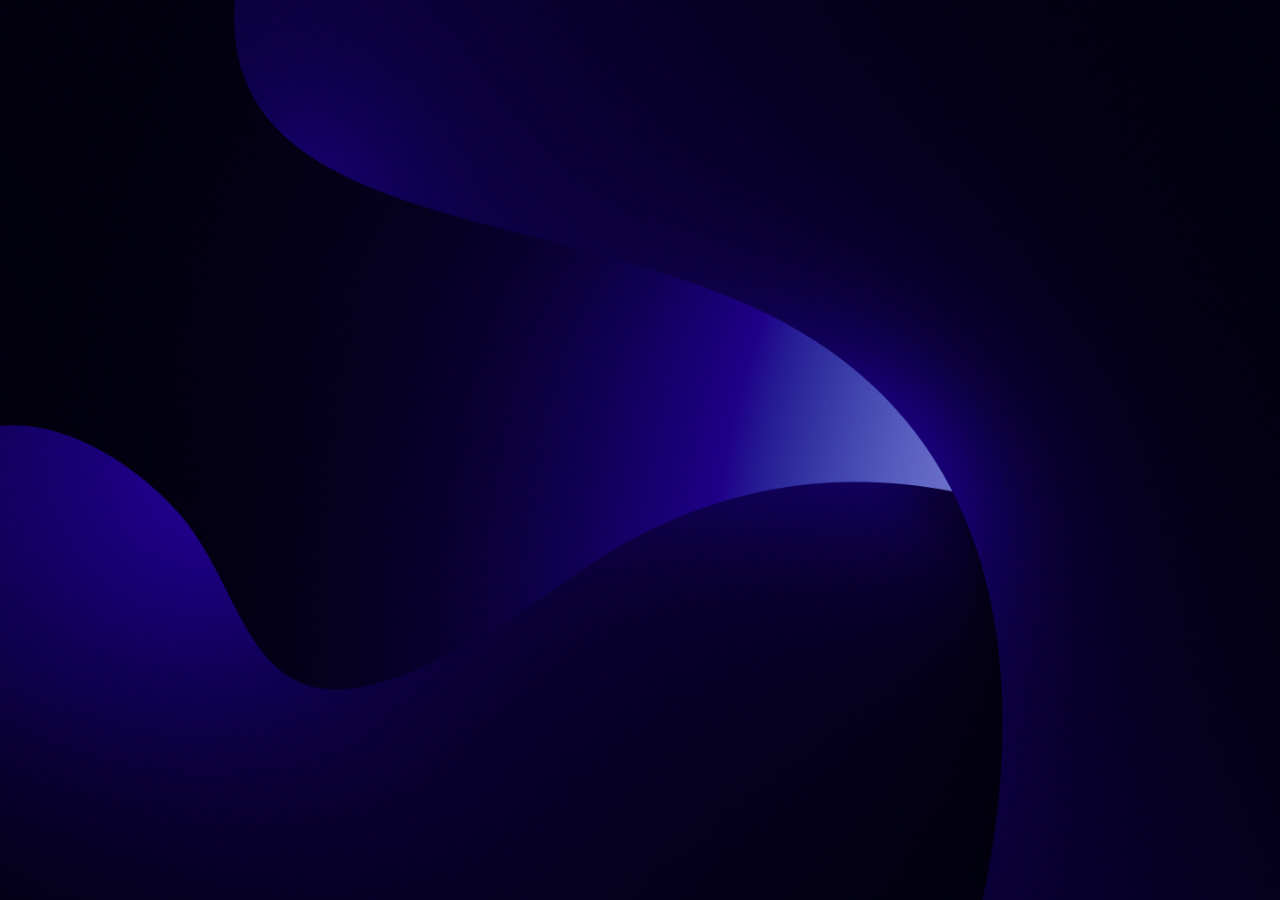
<file: index.html>
<!DOCTYPE html>
<html lang="fr">
<head>
    <meta charset="UTF-8">
    <meta name="viewport" content="width=device-width, initial-scale=1.0">
    <title>Portfolio.</title>
    <link rel="stylesheet" href="style/style.css">
    <link href='https://fonts.googleapis.com/css?family=Montserrat' rel='stylesheet'>
</head>
<body>
    <!--LE HEADER-->
    <header>
        <div class="gauche">
            <h1>Portfolio.</h1>
        </div>
        <div class="centre">
            <div class="menu">
                <div></div>
                <a href="index.html">Menu</a>
            </div>
            <a href="pages/moi.html">A Propos De Moi</a>
            <a href="pages/listeSAE.html">En Savoir Plus</a>  
        </div>
        <div class="droite">
            <a href="https://www.linkedin.com/in/adam-laarais-bb572132b/">
                <svg width="40" height="40" viewBox="0 0 40 40" fill="none" xmlns="http://www.w3.org/2000/svg">
                    <path d="M26.6666 13.3333C29.3188 13.3333 31.8624 14.3869 33.7377 16.2623C35.6131 18.1376 36.6666 20.6812 36.6666 23.3333V35H30V23.3333C30 22.4493 29.6488 21.6014 29.0237 20.9763C28.3985 20.3512 27.5507 20 26.6666 20C25.7826 20 24.9347 20.3512 24.3096 20.9763C23.6845 21.6014 23.3333 22.4493 23.3333 23.3333V35H16.6666V23.3333C16.6666 20.6812 17.7202 18.1376 19.5956 16.2623C21.4709 14.3869 24.0145 13.3333 26.6666 13.3333Z" stroke="white" stroke-width="2" stroke-linecap="round" stroke-linejoin="round"/>
                    <path d="M9.99998 15H3.33331V35H9.99998V15Z" stroke="white" stroke-width="2" stroke-linecap="round" stroke-linejoin="round"/>
                    <path d="M6.66665 10C8.5076 10 9.99998 8.50763 9.99998 6.66668C9.99998 4.82573 8.5076 3.33334 6.66665 3.33334C4.8257 3.33334 3.33331 4.82573 3.33331 6.66668C3.33331 8.50763 4.8257 10 6.66665 10Z" stroke="white" stroke-width="2" stroke-linecap="round" stroke-linejoin="round"/>
                    </svg>
            </a>
            <a href="https://www.instagram.com/advm.lrs/">
                <svg width="40" height="40" viewBox="0 0 40 40" fill="none" xmlns="http://www.w3.org/2000/svg">
                    <path d="M29.1666 10.8333H29.1833M11.6666 3.33334H28.3333C32.9357 3.33334 36.6666 7.0643 36.6666 11.6667V28.3333C36.6666 32.9357 32.9357 36.6667 28.3333 36.6667H11.6666C7.06427 36.6667 3.33331 32.9357 3.33331 28.3333V11.6667C3.33331 7.0643 7.06427 3.33334 11.6666 3.33334ZM26.6666 18.95C26.8723 20.3371 26.6354 21.7537 25.9896 22.9984C25.3437 24.243 24.3219 25.2524 23.0694 25.8828C21.8168 26.5132 20.3974 26.7327 19.013 26.5099C17.6285 26.2871 16.3496 25.6335 15.358 24.6419C14.3665 23.6504 13.7129 22.3715 13.4901 20.987C13.2673 19.6026 13.4868 18.1832 14.1172 16.9306C14.7476 15.6781 15.757 14.6562 17.0016 14.0104C18.2463 13.3646 19.6629 13.1277 21.05 13.3333C22.4649 13.5432 23.7747 14.2024 24.7861 15.2139C25.7975 16.2253 26.4568 17.5351 26.6666 18.95Z" stroke="white" stroke-width="2" stroke-linecap="round" stroke-linejoin="round"/>
                    </svg>
            </a>
        </div>
    </header>
    <!--LE CONTENU-->
    <main>
        <div class="content">
            <div class="un">
                <div>A la fin de cette année j'aimerai me spécialiser en Développement Web</div>
            </div>
            <div class="deux">
                <div>Mais pour cela je dois réussir mes SAE</div>
            </div>
            <div class="trois">
                <div>Quelles sont les SAE ?</div>
            </div>
            <div class="bouton">
                <a href="pages/listeSAE.html"> 
                    <div>En Savoir Plus</div>
                </a>
            </div>
        </div>
        <img src="img/developer.png" alt="ordinateur">
    </main>
</body>
</html>
</file>
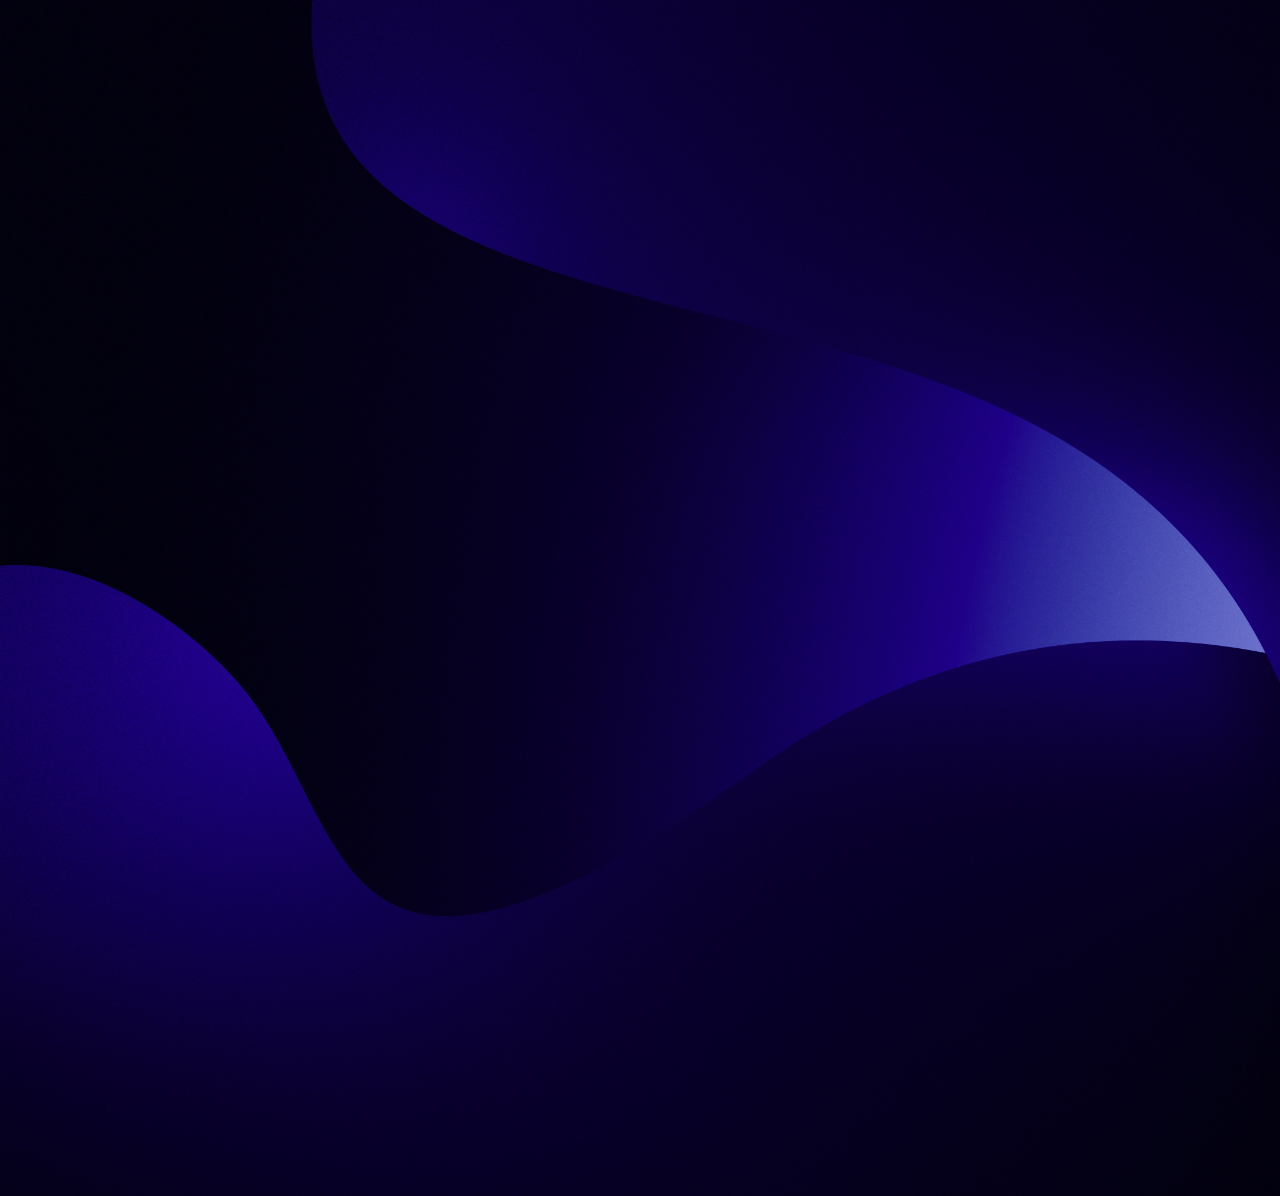
<file: pages/cv.html>
<!DOCTYPE html>
<html lang="fr">
<head>
    <meta charset="UTF-8">
    <meta name="viewport" content="width=device-width, initial-scale=1.0">
    <title>Mon CV </title>
    <link rel="stylesheet" href="../style/style.css">
    <link href='https://fonts.googleapis.com/css?family=Montserrat' rel='stylesheet'>
</head>
<body>
    <!--LE HEADER-->
    <header id="section1">
        <div class="gauche">
            <h1>Portfolio.</h1>
        </div>
        <div class="centre">
            <div class="menu">
                <div></div>
                <a href="../index.html">Menu</a>
            </div>
            <a href="cv.html">Mon CV</a>
            <a href="listeSAE.html">En Savoir Plus</a>  
        </div>
        <div class="droite">
            <a href="https://www.linkedin.com/in/adam-laarais-bb572132b/">
                <svg width="40" height="40" viewBox="0 0 40 40" fill="none" xmlns="http://www.w3.org/2000/svg">
                    <path d="M26.6666 13.3333C29.3188 13.3333 31.8624 14.3869 33.7377 16.2623C35.6131 18.1376 36.6666 20.6812 36.6666 23.3333V35H30V23.3333C30 22.4493 29.6488 21.6014 29.0237 20.9763C28.3985 20.3512 27.5507 20 26.6666 20C25.7826 20 24.9347 20.3512 24.3096 20.9763C23.6845 21.6014 23.3333 22.4493 23.3333 23.3333V35H16.6666V23.3333C16.6666 20.6812 17.7202 18.1376 19.5956 16.2623C21.4709 14.3869 24.0145 13.3333 26.6666 13.3333Z" stroke="white" stroke-width="2" stroke-linecap="round" stroke-linejoin="round"/>
                    <path d="M9.99998 15H3.33331V35H9.99998V15Z" stroke="white" stroke-width="2" stroke-linecap="round" stroke-linejoin="round"/>
                    <path d="M6.66665 10C8.5076 10 9.99998 8.50763 9.99998 6.66668C9.99998 4.82573 8.5076 3.33334 6.66665 3.33334C4.8257 3.33334 3.33331 4.82573 3.33331 6.66668C3.33331 8.50763 4.8257 10 6.66665 10Z" stroke="white" stroke-width="2" stroke-linecap="round" stroke-linejoin="round"/>
                    </svg>
            </a>
            <a href="https://www.instagram.com/advm.lrs/">
                <svg width="40" height="40" viewBox="0 0 40 40" fill="none" xmlns="http://www.w3.org/2000/svg">
                    <path d="M29.1666 10.8333H29.1833M11.6666 3.33334H28.3333C32.9357 3.33334 36.6666 7.0643 36.6666 11.6667V28.3333C36.6666 32.9357 32.9357 36.6667 28.3333 36.6667H11.6666C7.06427 36.6667 3.33331 32.9357 3.33331 28.3333V11.6667C3.33331 7.0643 7.06427 3.33334 11.6666 3.33334ZM26.6666 18.95C26.8723 20.3371 26.6354 21.7537 25.9896 22.9984C25.3437 24.243 24.3219 25.2524 23.0694 25.8828C21.8168 26.5132 20.3974 26.7327 19.013 26.5099C17.6285 26.2871 16.3496 25.6335 15.358 24.6419C14.3665 23.6504 13.7129 22.3715 13.4901 20.987C13.2673 19.6026 13.4868 18.1832 14.1172 16.9306C14.7476 15.6781 15.757 14.6562 17.0016 14.0104C18.2463 13.3646 19.6629 13.1277 21.05 13.3333C22.4649 13.5432 23.7747 14.2024 24.7861 15.2139C25.7975 16.2253 26.4568 17.5351 26.6666 18.95Z" stroke="white" stroke-width="2" stroke-linecap="round" stroke-linejoin="round"/>
                    </svg>
            </a>
        </div>
    </header>
    <!--Contenu-->
    <div class="cv">
    <div class="categorie">
        <div>Mon CV</div>
    </div>
        <div class="id">
            <div>Adam Laarais 06/09/2006</div>
            <div>17 rue Sainte Anne</div>
            <div>68460 Lutterbach</div>
            <div>0610352125</div>
            <div>laaraisadam22@gmail.com</div>
        </div>
        <hr>
        <div class="titre">
            <div>Parcours Scolaire</div>
        </div>
        <div class="date2021">
            <div>2021</div>
            <div class="texte">
                <div>Brevet des collèges obtenu avec Mention Très Bien</div>
                <div>Collège Jean XXIII – Mulhouse</div>
        </div>
        </div>
        <div class="date">
            <div>2022-2023</div>
            <div class="texte">
                <div>1ère Section Sport Etude BasketBall</div>
                <div> Spécialités Mathématiques – Anglais – Sciences de la Vie et de la Terre</div>
                <div>Lycée Albert Schweitzer – Mulhouse</div>
            </div>
        </div>
        <div class="date">
            <div>2023-2024</div>
            <div class="texte">
                <div>Terminale Section Sport Etude BasketBall</div>
                <div>Spécialités Mathématiques - Anglais</div>
                <div>Lycée Albert Schweitzer - Mulhouse</div>
            </div>
        </div>
        <div class="date">
            <div>2024-2025</div>
            <div class="texte">
                <div>1ère année en BUT MMI</div>
                <div>IUT de Mulhouse</div>
            </div>
        </div>
        <hr>
        <div class="titre">
            <div>Stage</div>
        </div>
        <div class="date2021">
            <div>2021</div>
            <div class="texte">
                <div>Stage de 3ème</div>
                <div>EUREKA Solutions – Lutterbach</div>
                <div>Découverte du codage informatique et du fonctionnement d’une entreprise</div>
            </div>
        </div>
        <hr>
        <div class="titre">Centres d'intérêts</div>
        <div class="textes">
            <div class="texte">
                <div>Informatique</div>
                <div>Connaissance dans le domaine du sport</div>
                <div>Bénévole et joueur de basketball – MPBA Mulhouse Pfastatt</div>
            </div>
            <!--Scroll Smooth-->
            <a class="scroll" href="#section1">
            <div class="svg">
                <svg xmlns="http://www.w3.org/2000/svg" width="30" height="30" viewBox="0 0 24 24" fill="none" stroke="#ffffff" stroke-width="2" stroke-linecap="round" stroke-linejoin="round">
                    <path d="M12 19V6M5 12l7-7 7 7"/></svg></div>
            </div>
            </a>
        </div>
    </div>
</body>
</html>
</file>
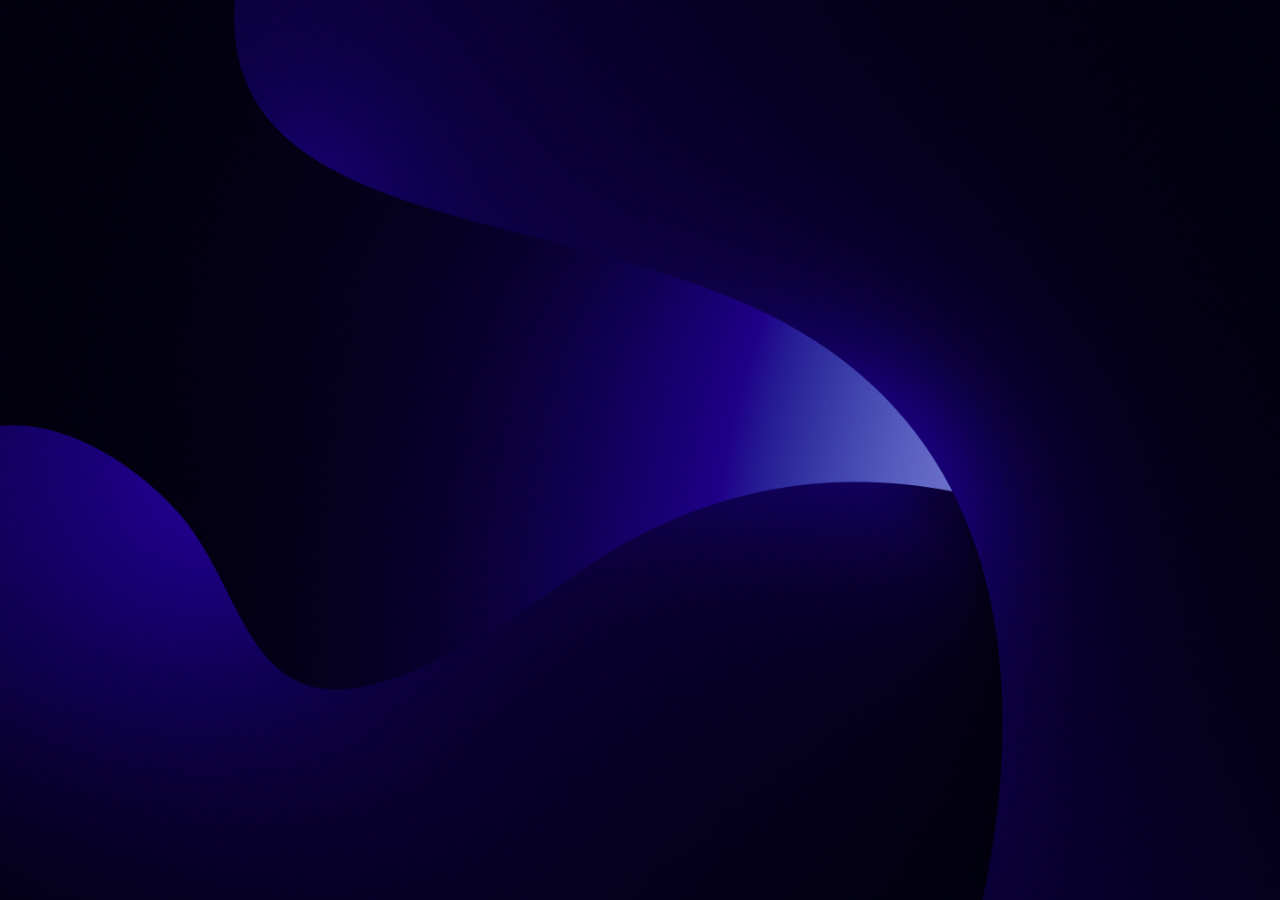
<file: pages/listeSAE.html>
<!DOCTYPE html>
<html lang="fr">
<head>
    <meta charset="UTF-8">
    <meta name="viewport" content="width=device-width, initial-scale=1.0">
    <title>En Savoir Plus</title>
    <link rel="stylesheet" href="../style/style.css">
    <link href='https://fonts.googleapis.com/css?family=Montserrat' rel='stylesheet'>
</head>
<body>
    <!--LE HEADER-->
    <header>
        <div class="gauche">
            <h1>Portfolio.</h1>
        </div>
        <div class="centre">
            <div class="menu">
                <div></div>
                <a href="../index.html">Menu</a>
            </div>
            <a href="moi.html">A Propos De Moi</a>
            <a href="listeSAE.html">En Savoir Plus</a>  
        </div>
        <div class="droite">
            <a href="https://www.linkedin.com/in/adam-laarais-bb572132b/">
                <svg width="40" height="40" viewBox="0 0 40 40" fill="none" xmlns="http://www.w3.org/2000/svg">
                    <path d="M26.6666 13.3333C29.3188 13.3333 31.8624 14.3869 33.7377 16.2623C35.6131 18.1376 36.6666 20.6812 36.6666 23.3333V35H30V23.3333C30 22.4493 29.6488 21.6014 29.0237 20.9763C28.3985 20.3512 27.5507 20 26.6666 20C25.7826 20 24.9347 20.3512 24.3096 20.9763C23.6845 21.6014 23.3333 22.4493 23.3333 23.3333V35H16.6666V23.3333C16.6666 20.6812 17.7202 18.1376 19.5956 16.2623C21.4709 14.3869 24.0145 13.3333 26.6666 13.3333Z" stroke="white" stroke-width="2" stroke-linecap="round" stroke-linejoin="round"/>
                    <path d="M9.99998 15H3.33331V35H9.99998V15Z" stroke="white" stroke-width="2" stroke-linecap="round" stroke-linejoin="round"/>
                    <path d="M6.66665 10C8.5076 10 9.99998 8.50763 9.99998 6.66668C9.99998 4.82573 8.5076 3.33334 6.66665 3.33334C4.8257 3.33334 3.33331 4.82573 3.33331 6.66668C3.33331 8.50763 4.8257 10 6.66665 10Z" stroke="white" stroke-width="2" stroke-linecap="round" stroke-linejoin="round"/>
                    </svg>
            </a>
            <a href="https://www.instagram.com/advm.lrs/">
                <svg width="40" height="40" viewBox="0 0 40 40" fill="none" xmlns="http://www.w3.org/2000/svg">
                    <path d="M29.1666 10.8333H29.1833M11.6666 3.33334H28.3333C32.9357 3.33334 36.6666 7.0643 36.6666 11.6667V28.3333C36.6666 32.9357 32.9357 36.6667 28.3333 36.6667H11.6666C7.06427 36.6667 3.33331 32.9357 3.33331 28.3333V11.6667C3.33331 7.0643 7.06427 3.33334 11.6666 3.33334ZM26.6666 18.95C26.8723 20.3371 26.6354 21.7537 25.9896 22.9984C25.3437 24.243 24.3219 25.2524 23.0694 25.8828C21.8168 26.5132 20.3974 26.7327 19.013 26.5099C17.6285 26.2871 16.3496 25.6335 15.358 24.6419C14.3665 23.6504 13.7129 22.3715 13.4901 20.987C13.2673 19.6026 13.4868 18.1832 14.1172 16.9306C14.7476 15.6781 15.757 14.6562 17.0016 14.0104C18.2463 13.3646 19.6629 13.1277 21.05 13.3333C22.4649 13.5432 23.7747 14.2024 24.7861 15.2139C25.7975 16.2253 26.4568 17.5351 26.6666 18.95Z" stroke="white" stroke-width="2" stroke-linecap="round" stroke-linejoin="round"/>
                    </svg>
            </a>
        </div>
    </header>
    <main>
        <div class="accueil"></div>
    </main>
</body>
<script src="../js/dataSAE.js"></script>
<script src="../js/script.js"></script>
</html>
</file>
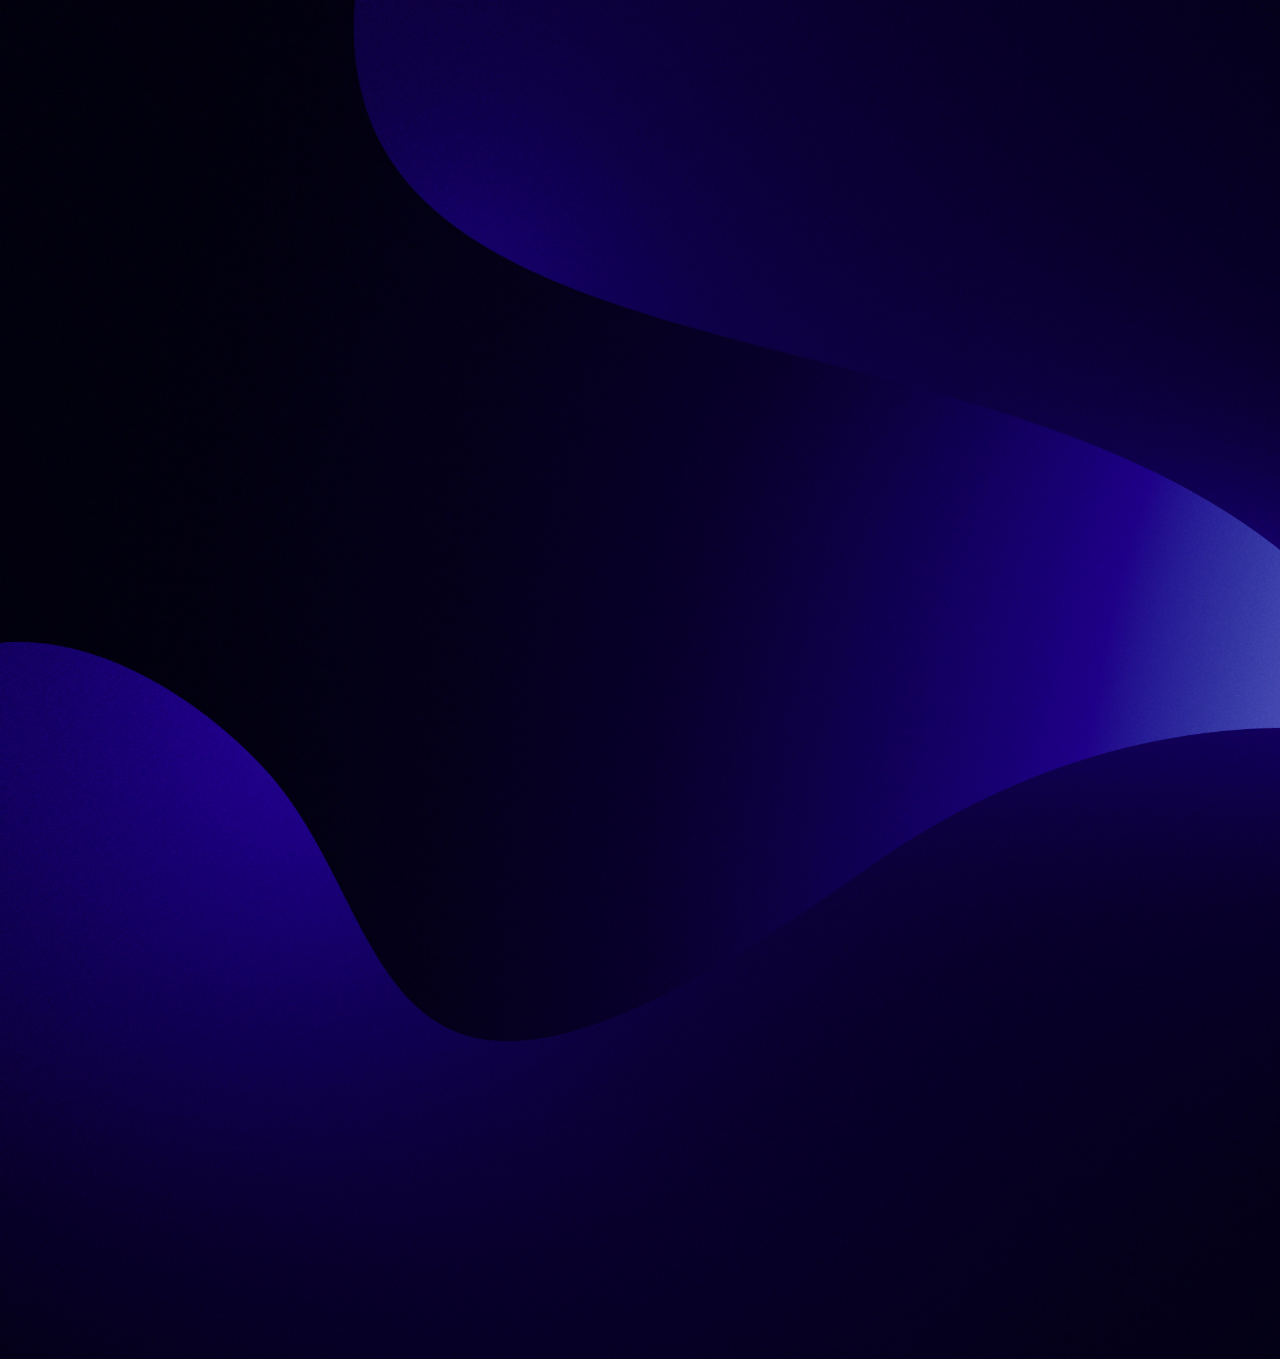
<file: pages/moi.html>
<!DOCTYPE html>
<html lang="fr">
<head>
    <meta charset="UTF-8">
    <meta name="viewport" content="width=device-width, initial-scale=1.0">
    <title>Mon CV </title>
    <link rel="stylesheet" href="../style/style.css">
    <link href='https://fonts.googleapis.com/css?family=Montserrat' rel='stylesheet'>
</head>
<body>
    <!--LE HEADER-->
    <header id="section1">
        <div class="gauche">
            <h1>Portfolio.</h1>
        </div>
        <div class="centre">
            <div class="menu">
                <div></div>
                <a href="../index.html">Menu</a>
            </div>
            <a href="moi.html">A Propos De Moi</a>
            <a href="listeSAE.html">En Savoir Plus</a>  
        </div>
        <div class="droite">
            <a href="https://www.linkedin.com/in/adam-laarais-bb572132b/">
                <svg width="40" height="40" viewBox="0 0 40 40" fill="none" xmlns="http://www.w3.org/2000/svg">
                    <path d="M26.6666 13.3333C29.3188 13.3333 31.8624 14.3869 33.7377 16.2623C35.6131 18.1376 36.6666 20.6812 36.6666 23.3333V35H30V23.3333C30 22.4493 29.6488 21.6014 29.0237 20.9763C28.3985 20.3512 27.5507 20 26.6666 20C25.7826 20 24.9347 20.3512 24.3096 20.9763C23.6845 21.6014 23.3333 22.4493 23.3333 23.3333V35H16.6666V23.3333C16.6666 20.6812 17.7202 18.1376 19.5956 16.2623C21.4709 14.3869 24.0145 13.3333 26.6666 13.3333Z" stroke="white" stroke-width="2" stroke-linecap="round" stroke-linejoin="round"/>
                    <path d="M9.99998 15H3.33331V35H9.99998V15Z" stroke="white" stroke-width="2" stroke-linecap="round" stroke-linejoin="round"/>
                    <path d="M6.66665 10C8.5076 10 9.99998 8.50763 9.99998 6.66668C9.99998 4.82573 8.5076 3.33334 6.66665 3.33334C4.8257 3.33334 3.33331 4.82573 3.33331 6.66668C3.33331 8.50763 4.8257 10 6.66665 10Z" stroke="white" stroke-width="2" stroke-linecap="round" stroke-linejoin="round"/>
                    </svg>
            </a>
            <a href="https://www.instagram.com/advm.lrs/">
                <svg width="40" height="40" viewBox="0 0 40 40" fill="none" xmlns="http://www.w3.org/2000/svg">
                    <path d="M29.1666 10.8333H29.1833M11.6666 3.33334H28.3333C32.9357 3.33334 36.6666 7.0643 36.6666 11.6667V28.3333C36.6666 32.9357 32.9357 36.6667 28.3333 36.6667H11.6666C7.06427 36.6667 3.33331 32.9357 3.33331 28.3333V11.6667C3.33331 7.0643 7.06427 3.33334 11.6666 3.33334ZM26.6666 18.95C26.8723 20.3371 26.6354 21.7537 25.9896 22.9984C25.3437 24.243 24.3219 25.2524 23.0694 25.8828C21.8168 26.5132 20.3974 26.7327 19.013 26.5099C17.6285 26.2871 16.3496 25.6335 15.358 24.6419C14.3665 23.6504 13.7129 22.3715 13.4901 20.987C13.2673 19.6026 13.4868 18.1832 14.1172 16.9306C14.7476 15.6781 15.757 14.6562 17.0016 14.0104C18.2463 13.3646 19.6629 13.1277 21.05 13.3333C22.4649 13.5432 23.7747 14.2024 24.7861 15.2139C25.7975 16.2253 26.4568 17.5351 26.6666 18.95Z" stroke="white" stroke-width="2" stroke-linecap="round" stroke-linejoin="round"/>
                    </svg>
            </a>
        </div>
    </header>
    <!--Contenu-->
    <div class="moi">
    <div class="categorie">
        <div>A Propos De Moi</div>
    </div>
    <hr>
        <div class="titre">
            <div>Informations Personnelles</div>
        </div>
        <div class="id">
            <div>Adam Laarais</div>
            <div>06/09/2006</div>
            <div>17 rue Sainte Anne</div>
            <div>68460 Lutterbach</div>
            <div>0610352125</div>
            <div>laaraisadam22@gmail.com</div>
        </div>
        <hr>
        <div class="titre">
            <div>Parcours Scolaire</div>
        </div>
        <div class="date2021">
            <div>2021</div>
            <div class="texte">
                <div>Brevet des collèges obtenu avec Mention Très Bien</div>
                <div>Collège Jean XXIII – Mulhouse</div>
        </div>
        </div>
        <div class="date">
            <div>2022-2023</div>
            <div class="texte">
                <div>1ère Section Sport Etude BasketBall</div>
                <div> Spécialités Mathématiques – Anglais – Sciences de la Vie et de la Terre</div>
                <div>Lycée Albert Schweitzer – Mulhouse</div>
            </div>
        </div>
        <div class="date">
            <div>2023-2024</div>
            <div class="texte">
                <div>Terminale Section Sport Etude BasketBall</div>
                <div>Spécialités Mathématiques - Anglais</div>
                <div>Lycée Albert Schweitzer - Mulhouse</div>
            </div>
        </div>
        <div class="date">
            <div>2024-2025</div>
            <div class="texte">
                <div>1ère année en BUT MMI</div>
                <div>IUT de Mulhouse</div>
            </div>
        </div>
        <hr>
        <div class="titre">
            <div>Stage</div>
        </div>
        <div class="date2021">
            <div>2021</div>
            <div class="texte">
                <div>Stage de 3ème</div>
                <div>EUREKA Solutions – Lutterbach</div>
                <div>Découverte du codage informatique et du fonctionnement d’une entreprise</div>
            </div>
        </div>
        <hr>
        <div class="titre">Loisirs</div>
        <div class="textes">
            <div class="id">
                <div>Informatique</div>
                <div>Voiture</div>
                <div>Bénévole et joueur de basketball – MPBA Mulhouse Pfastatt</div>
            </div>
            <!--Scroll Smooth-->
            <a class="scroll" href="#section1">
            <div class="svg">
                <svg xmlns="http://www.w3.org/2000/svg" width="30" height="30" viewBox="0 0 24 24" fill="none" stroke="#ffffff" stroke-width="2" stroke-linecap="round" stroke-linejoin="round">
                    <path d="M12 19V6M5 12l7-7 7 7"/></svg></div>
            </div>
            </a>
        </div>
    </div>
</body>
</html>
</file>
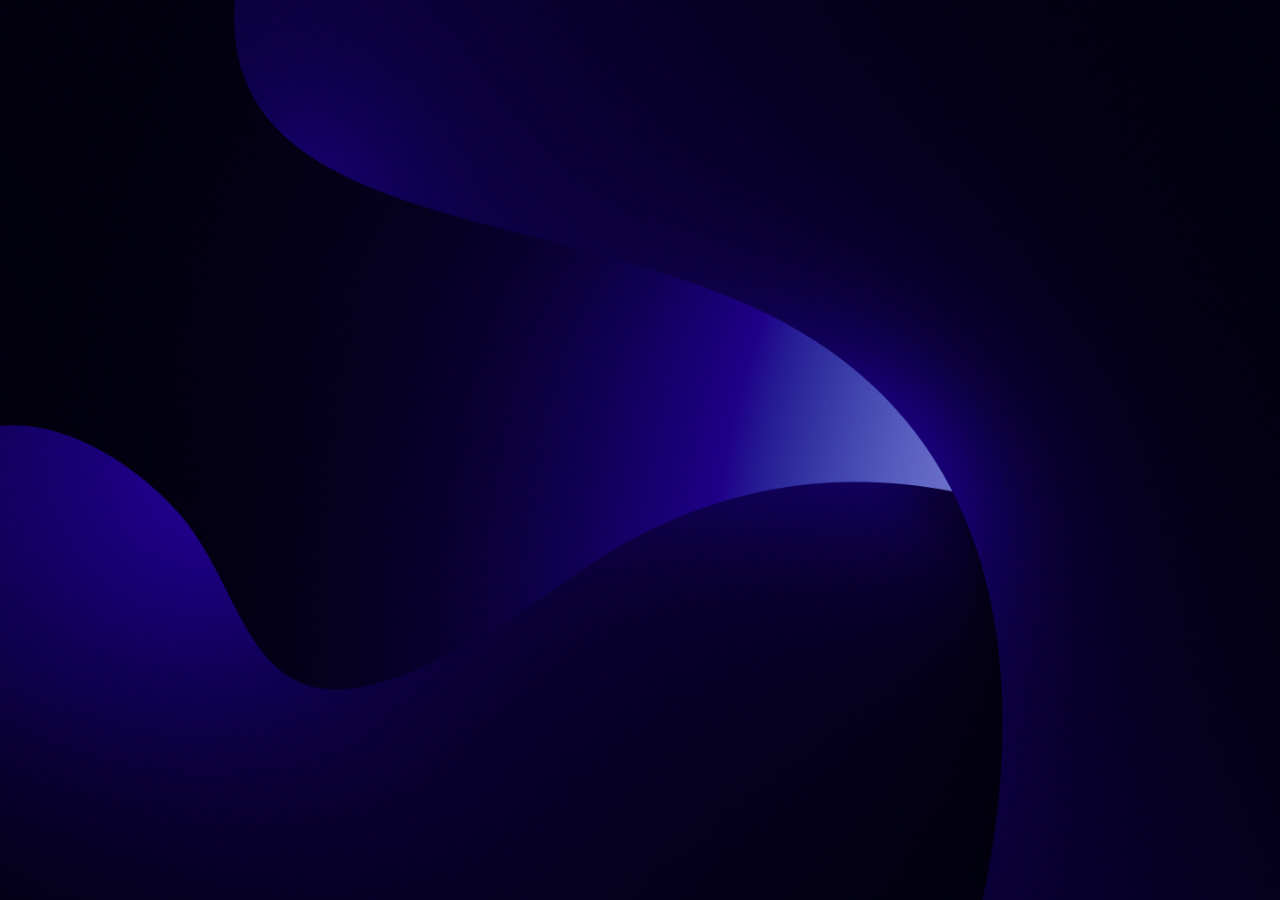
<file: pages/SAE.html>
<!DOCTYPE html>
<html lang="fr">
<head>
    <meta charset="UTF-8">
    <meta name="viewport" content="width=device-width, initial-scale=1.0">
    <title>SAE</title>
    <link rel="stylesheet" href="../style/style.css">
    <link href='https://fonts.googleapis.com/css?family=Montserrat' rel='stylesheet'>
</head>
<body>
    <!--LE HEADER-->
    <header>
        <div class="gauche">
            <h1>Portfolio.</h1>
        </div>
        <div class="centre">
            <div class="menu">
                <div></div>
                <a href="../index.html">Menu</a>
            </div>
            <a href="moi.html">A Propos De Moi</a>
            <a href="listeSAE.html">En Savoir Plus</a>  
        </div>
        <div class="droite">
            <a href="https://www.linkedin.com/in/adam-laarais-bb572132b/">
                <svg width="40" height="40" viewBox="0 0 40 40" fill="none" xmlns="http://www.w3.org/2000/svg">
                    <path d="M26.6666 13.3333C29.3188 13.3333 31.8624 14.3869 33.7377 16.2623C35.6131 18.1376 36.6666 20.6812 36.6666 23.3333V35H30V23.3333C30 22.4493 29.6488 21.6014 29.0237 20.9763C28.3985 20.3512 27.5507 20 26.6666 20C25.7826 20 24.9347 20.3512 24.3096 20.9763C23.6845 21.6014 23.3333 22.4493 23.3333 23.3333V35H16.6666V23.3333C16.6666 20.6812 17.7202 18.1376 19.5956 16.2623C21.4709 14.3869 24.0145 13.3333 26.6666 13.3333Z" stroke="white" stroke-width="2" stroke-linecap="round" stroke-linejoin="round"/>
                    <path d="M9.99998 15H3.33331V35H9.99998V15Z" stroke="white" stroke-width="2" stroke-linecap="round" stroke-linejoin="round"/>
                    <path d="M6.66665 10C8.5076 10 9.99998 8.50763 9.99998 6.66668C9.99998 4.82573 8.5076 3.33334 6.66665 3.33334C4.8257 3.33334 3.33331 4.82573 3.33331 6.66668C3.33331 8.50763 4.8257 10 6.66665 10Z" stroke="white" stroke-width="2" stroke-linecap="round" stroke-linejoin="round"/>
                    </svg>
            </a>
            <a href="https://www.instagram.com/advm.lrs/">
                <svg width="40" height="40" viewBox="0 0 40 40" fill="none" xmlns="http://www.w3.org/2000/svg">
                    <path d="M29.1666 10.8333H29.1833M11.6666 3.33334H28.3333C32.9357 3.33334 36.6666 7.0643 36.6666 11.6667V28.3333C36.6666 32.9357 32.9357 36.6667 28.3333 36.6667H11.6666C7.06427 36.6667 3.33331 32.9357 3.33331 28.3333V11.6667C3.33331 7.0643 7.06427 3.33334 11.6666 3.33334ZM26.6666 18.95C26.8723 20.3371 26.6354 21.7537 25.9896 22.9984C25.3437 24.243 24.3219 25.2524 23.0694 25.8828C21.8168 26.5132 20.3974 26.7327 19.013 26.5099C17.6285 26.2871 16.3496 25.6335 15.358 24.6419C14.3665 23.6504 13.7129 22.3715 13.4901 20.987C13.2673 19.6026 13.4868 18.1832 14.1172 16.9306C14.7476 15.6781 15.757 14.6562 17.0016 14.0104C18.2463 13.3646 19.6629 13.1277 21.05 13.3333C22.4649 13.5432 23.7747 14.2024 24.7861 15.2139C25.7975 16.2253 26.4568 17.5351 26.6666 18.95Z" stroke="white" stroke-width="2" stroke-linecap="round" stroke-linejoin="round"/>
                    </svg>
            </a>
        </div>
    </header> 
        <div class="sae"></div>
</body>
<script src="../js/dataSAE.js"></script>
<script src="../js/SAE.js"></script>
</html>
</file>
<file: style/style.css>
/*Body*/
body{
    min-width: 100vH;
    min-height: 100vH;
    font-family: 'Montserrat';
    margin: 0;
    background-image: url(../img/bleu.jpg);
    background-size: cover;
    color: white;
    opacity: 0;  /* Initialement invisible */
    animation: fadeIn 1s ease-out forwards; /* Applique l'animation */
}
/* Animation de fondu */
@keyframes fadeIn {
    0% {
        opacity: 0; /* Commence invisible */
    }
    100% {
        opacity: 1; /* Devient totalement visible */
    }
}
/*Header*/
header{
    display: flex;
    align-items: center;
    justify-content: space-between;
    padding: 30px;
}
.menu{
    display: flex;
    align-items: center;
    padding: 8px;
    background-color: transparent;
    border-radius: 22px;
    gap: 8px;
    border: solid 2px rgb(255, 255, 255);
    transition-duration: 0.4s;
}
.gauche{
    margin-left: 60px;
    font-weight: bolder;
}
.menu>a{
    text-decoration: none;
    color: rgb(255, 255, 255);
    font-weight: bold;
}
.menu>a:hover{
    text-decoration: none;
    color: #12C7EC;
    font-weight: bold;
}
.menu>div{
    border-radius: 100%;
    height: 10px;
    width: 10px;
    background-color: #12C7EC;
    opacity: 0; 
    animation: allumageExtinction 2s infinite; 
}
/*Animation pour allumer et éteindre l'élément*/
@keyframes allumageExtinction {
    0% {
        opacity: 0; 
    }
    50% {
        opacity: 1; 
    }
    100% {
        opacity: 0; 
    }
}
.centre{
    display: flex;
    align-items: center;
    gap: 16px;
    padding: 8px;
    background-color: transparent;
    border-radius: 22px;
    border: solid 2px rgb(255, 255, 255);
}
.droite{
    display: flex;
    align-items: center;
    gap: 12px;
    margin-right: 60px;
}
/*Lien*/
.centre>a{
    text-decoration: none;
    color: rgb(255, 255, 255);
    font-weight: bold;
}
.centre>a:hover{
    text-decoration: none;
    color: #12C7EC;
    font-weight: bold;
}
/*H1*/
h1{
    font-size: 16px;
}
/*Contenu*/
main{
    text-align: center; 
    align-items: center; 
    justify-content: center; 
    display: flex; 
    gap: 20px;  
}
.content{
    width: 650px; 
    margin-top: 40px;
}
img{
    width: 250px;
    height: 250px;
}
/*Bouton*/
.bouton{
    font-family: 'Montserrat';
    padding: 14px;
    background-color: transparent;
    border-radius: 22px;
    border: solid #12C7EC;
    width: fit-content;
    margin: auto;
    margin-bottom: 20px;
    transition-duration: 0.4s;
}
.bouton>a{
    text-decoration: none;
    color: white;
    font-weight: bold;
}
.bouton:hover{
    background-color: #12C7EC;
    border-radius: 22px;
    box-shadow: rgba(0, 0, 0, 0.5) 0px 5px 10px 0px inset;
}
/*Page Menu Texte*/
.un{
    font-size: 18px;
    font-weight: bold;
}
.deux{
    margin-top: 10px;
    font-size: 16px;
    font-weight: bold;
}
.trois{
    margin-top: 10px;
    margin-bottom: 10px;
    font-size: 14px;
    font-weight: bold;
}
/*Intitulés des pages*/
.categorie{
    display: flex;
    align-items: center;
    justify-content: center;
    font-weight: bolder;
    font-size: 28px;
    margin-bottom: 14px;
    color: #12C7EC; 
}
/*Moi*/
.moi{
    font-weight: bold;
    max-width: 1200px;
    width: 100%; 
    height: auto;
    border: 2px solid white;
    border-radius: 22px;
    margin: 20px auto;
    padding: 20px;
    background-color: #1d2a3d; 
}
.titre{
    margin-top: 16px;
    margin-bottom: 16px;
    display: flex;
    align-items: center;
    justify-content: center;
    font-weight: bolder;
    font-style: italic;
    font-size: 20px;
    text-transform: uppercase;
    color: #12C7EC; 
}
.id{
    margin-top: 12px;
    margin-bottom: 12px;
    margin-left: auto;
    margin-right: auto;
    width: 80%; 
    color: #ffffff;
    line-height: 1.6; 
}
.date{
    display: flex;
    gap: 10px;
    margin-top: 12px;
    margin-left: auto;
    margin-right: auto;
    width: 80%;
    color: #ffffff;
    line-height: 1.6;
}
.date2021{
    display: flex;
    gap: 56px;
    margin-top: 12px;
    margin-left: auto;
    margin-right: auto;
    width: 80%;
    color: #ffffff;
}
.texte{
    margin-bottom: 30px;
}
.texte>div{
    margin-bottom: 6px;
    margin-left: 12px;
}
.textes{
    display: flex;
    justify-content: space-between;
    align-items: center;
    margin-bottom: 30px;
    margin-left: auto;
    margin-right: auto;
    color: #ffffff;
}
/*Trait personnalisé*/
hr{
    position: relative;
    width: 100%; 
    height: 2px;
    background-color: #12C7EC;
    border: none;
}
hr:before{
    content: "";
    position: absolute;
    width: 50%;
    height: 2px;
    background-color: #ffffff;
    animation: moveDot 2s infinite ease-in-out;
}
/*Animation du trait*/
@keyframes moveDot {
    0%, 100% {
        left: 0;
    }
    50% {
        left: calc(100% - 0%);
    }
}
/*Scroll Smooth*/
html{
    scroll-behavior: smooth;
}
/*SVG bouton*/
.svg{
    border: 2px solid #12C7EC;
    padding: 8px;
    border-radius: 100%;
    transition-duration: 0.4s;
    margin-left: auto;
    margin-right: auto;
}
.svg:hover{
    background-color: #12C7EC;
    box-shadow: rgba(0, 0, 0, 0.5) 0px 5px 10px 0px inset;
}
/*Script Liste Sae*/
.accueil{
    margin-top: 40px;
    display: grid;
    grid-template-columns: repeat(5, 1fr); 
    font-weight: bold;
    gap: 30px; 
}
.styleSAE{
    margin-top: 6px;
    font-family: 'Montserrat';
    padding: 40px;
    background-color: transparent;
    border-radius: 22px;
    border: solid #12C7EC;
    font-weight: bold;
    color: white;
    text-align: center;
    width: 100px;
    transition-duration: 0.4s;
}
.styleSAE:hover{
    padding: 50px;
    background-color: #12C7EC;
    border-radius: 22px;
    box-shadow: rgba(0, 0, 0, 0.5) 0px 5px 10px 0px inset;
}
.clique{
    text-decoration: none;
}
/**Script Description Sae**/
.sae{
    font-weight: bold;
    max-width: 1200px;
    width: 100%; 
    height: auto;
    border: 2px solid white;
    border-radius: 22px;
    margin: 20px auto;
    padding: 20px;
    background-color: #1d2a3d; 
    display: flex;
    justify-content: center;
    align-items: center;
}
.sae-nbr{
    font-size: 28px;
    margin-bottom: 20px;
    color: #12C7EC; 
    align-items: center;
    display: flex;
    justify-content: center;
    position: relative;    
}
.retour{
    position: absolute; 
    left: 10px;       
}
.sae-centre{
    text-align: center;
}
.sae-titre{
    font-size: 20px;
    margin-bottom: 20px;
    color: #12C7EC;
    font-style: italic;
    text-align: center; 
}
.sae-description{
    margin-bottom: 20px;
    line-height: 1.6; 
}
.sae-compétences{
    font-size: 20px;
    margin-top: 16px;
    margin-bottom: 20px;
    color: #12C7EC;
    font-style: italic;
    text-align: center; 
}
.sae-AC{
    font-size: 20px;
    margin-bottom: 20px;
    color: #12C7EC;
}
.ac{
    text-decoration: none;
    color: white;
    margin-bottom: 20px;
    line-height: 1.6; 
}
.ac:hover{
    color: #12C7EC;
}
.rsc{
    margin-bottom: 20px;
    line-height: 1.6; 
}
.sae-ressource{
    font-size: 20px;
    margin-bottom: 20px;
    margin-top: 20px;
}
.sae-ressource>div{
    color: #12C7EC;
}
.sae-semestre{
    font-size: 20px;
    margin-top: 16px;
    margin-bottom: 20px;
    color: #12C7EC;
    font-style: italic;
    text-align: center; 
}
</file>
